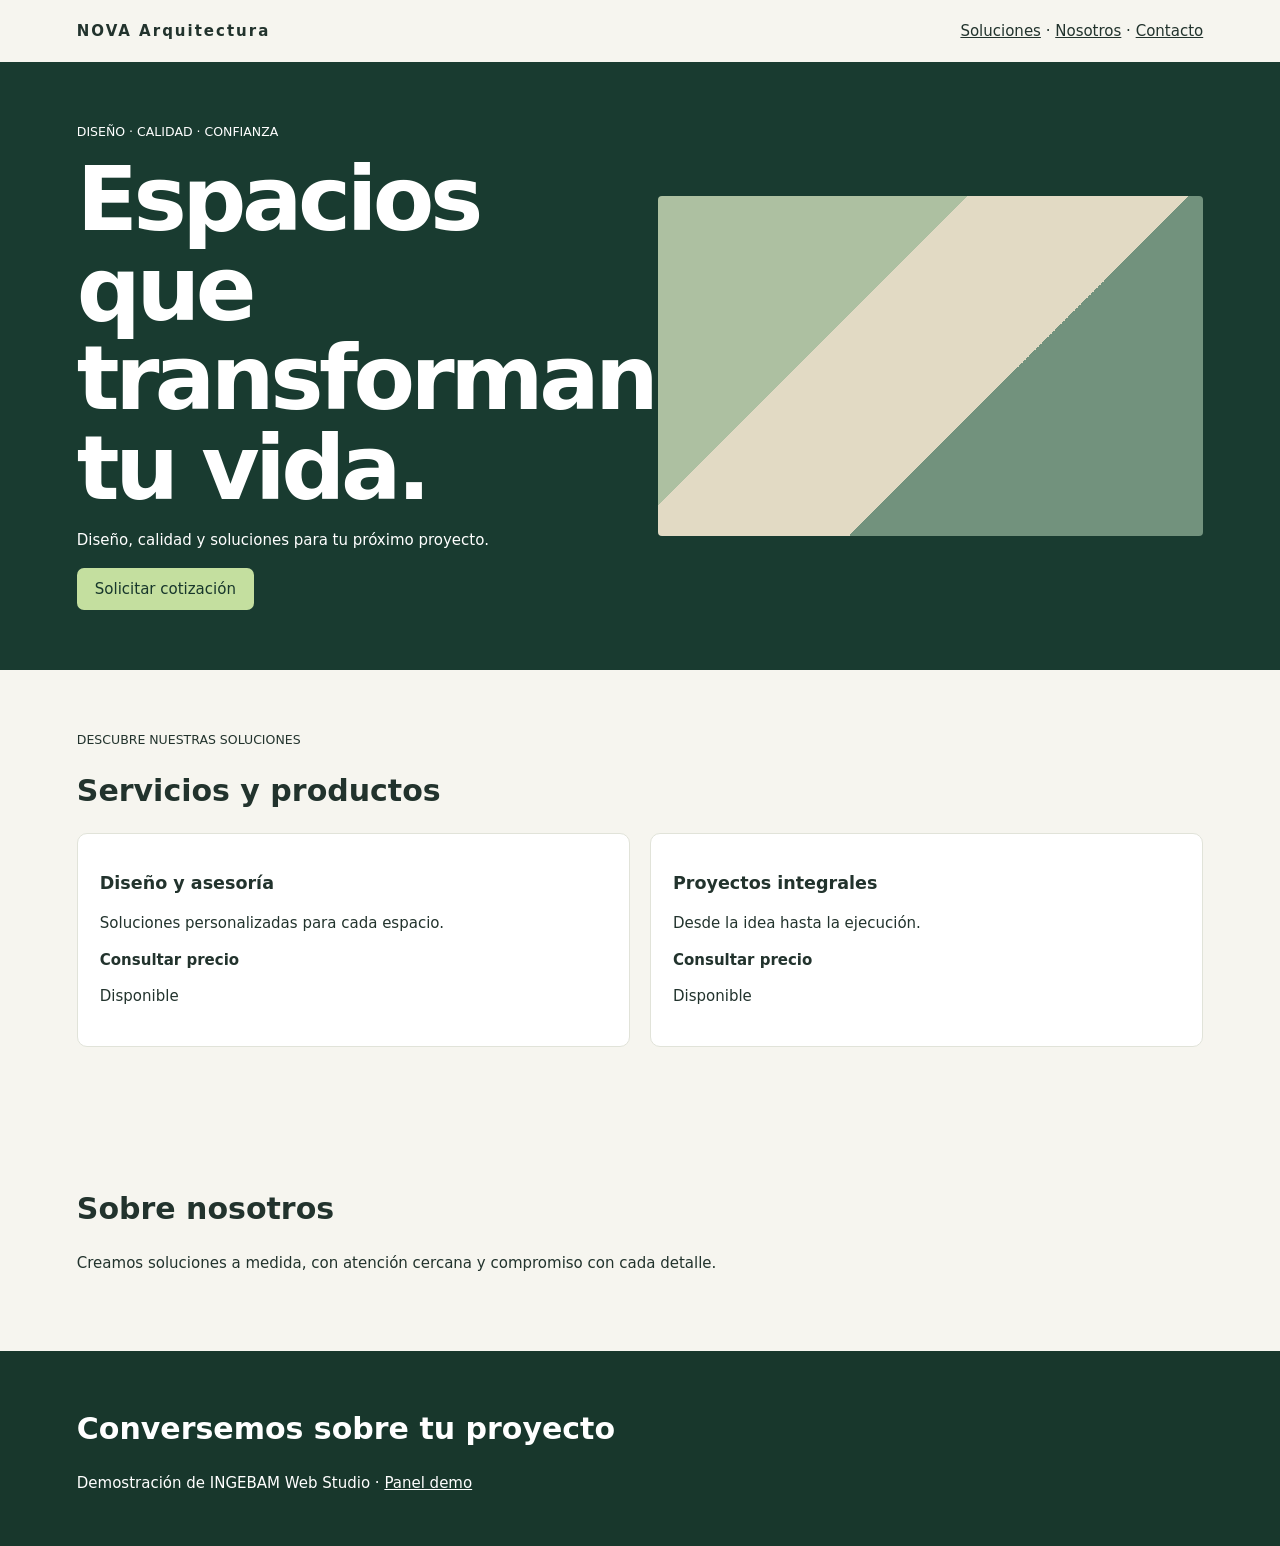
<file: index.html>
<!doctype html><html lang="es"><head><meta charset="utf-8"><meta name="viewport" content="width=device-width,initial-scale=1"><title>NOVA | Demo INGEBAM</title><link rel="stylesheet" href="studio.css"></head><body><header><strong id="brand"></strong><nav><a href="#catalog">Soluciones</a> · <a href="#about">Nosotros</a> · <a href="#contact">Contacto</a></nav></header><div id="promo" class="notice" hidden></div><section class="hero"><div><small>DISEÑO · CALIDAD · CONFIANZA</small><h1 id="headline"></h1><p id="intro"></p><a class="cta" href="#contact" style="background:#c4df9f;color:#18372c">Solicitar cotización</a></div><div id="hero"></div></section><section id="catalog"><small>DESCUBRE NUESTRAS SOLUCIONES</small><h2>Servicios y productos</h2><div id="items" class="cards"></div></section><section id="about"><h2>Sobre nosotros</h2><p id="aboutText"></p></section><footer id="contact"><h2>Conversemos sobre tu proyecto</h2><div id="links"></div><p>Demostración de INGEBAM Web Studio · <a href="admin.html">Panel demo</a></p></footer><script src="content.js"></script><script>function render(){const s=read().published;$('brand').replaceChildren();if(s.logo)$('brand').append(photo(s.logo));$('brand').append(document.createTextNode(s.name));for(const k of ['headline','intro'])$(k).textContent=s[k];document.title=s.name+' | Demo';$('aboutText').textContent=s.about;$('promo').hidden=!s.promotion;$('promo').textContent=s.promotion;$('hero').replaceChildren(s.hero?photo(s.hero):node('div',null,'art'));$('items').replaceChildren();s.products.filter(p=>p.active).forEach(p=>{let a=node('article'),g=node('div',null,'gallery');p.photos.forEach(src=>g.append(photo(src)));a.append(g,node('h3',p.name),node('p',p.description),node('strong',p.price>0?p.price.toLocaleString('es-CL',{style:'currency',currency:'CLP'}):'Consultar precio'),node('p',p.stock>0?'Disponible':'Sin stock'));$('items').append(a)});$('links').replaceChildren();let digits=s.phone.replace(/\D/g,'');if(digits){let a=node('a','WhatsApp');a.href='https://wa.me/'+digits;$('links').append(a,node('p',s.phone))}if(s.email){let a=node('a',s.email);a.href='mailto:'+encodeURIComponent(s.email).replace(/%40/g,'@');$('links').append(a)}if(/^https:\/\/(www\.)?instagram\.com\//i.test(s.instagram)){let a=node('a','Instagram');a.href=s.instagram;$('links').append(node('p'),a)}}render();addEventListener('storage',e=>{if(e.key===key)render()});</script></body></html>
</file>
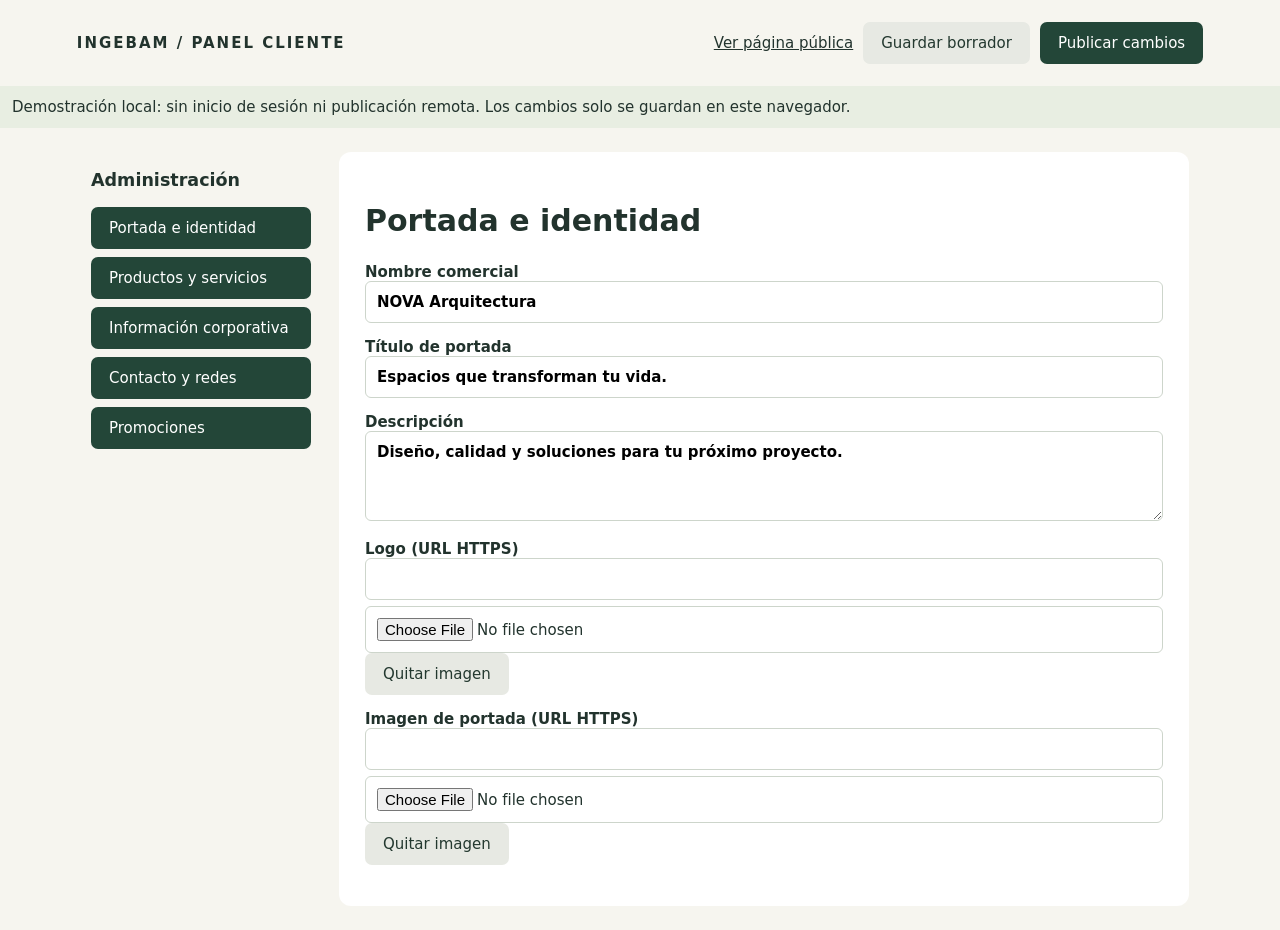
<file: admin.html>
<!doctype html><html lang="es"><head><meta charset="utf-8"><meta name="viewport" content="width=device-width,initial-scale=1"><title>INGEBAM | Administración</title><link rel="stylesheet" href="studio.css"></head><body><header><strong>INGEBAM / PANEL CLIENTE</strong><div class="row"><a href="index.html" target="_blank">Ver página pública</a><button id="save" class="secondary">Guardar borrador</button><button id="publish">Publicar cambios</button></div></header><div class="notice">Demostración local: sin inicio de sesión ni publicación remota. Los cambios solo se guardan en este navegador.</div><div class="panel"><aside><h3>Administración</h3><button data-tab="home">Portada e identidad</button><button data-tab="products">Productos y servicios</button><button data-tab="about">Información corporativa</button><button data-tab="contact">Contacto y redes</button><button data-tab="promo">Promociones</button></aside><main><h2 id="title"></h2><div id="fields"></div><p id="status" role="status"></p></main></div><script src="content.js"></script><script>let state=read(),tab='home';const p=$('fields');function field(parent,o,k,label,type='text'){let l=node('label',label),el=node(type==='textarea'?'textarea':'input');if(type!=='textarea')el.type=type;el.value=o[k]??'';if(type==='checkbox')el.checked=o[k];el.oninput=()=>{o[k]=type==='checkbox'?el.checked:type==='number'?Math.max(0,Number(el.value)):el.value};l.append(el);parent.append(l)}function button(parent,t,fn){let b=node('button',t,'secondary');b.onclick=fn;parent.append(b)}function upload(parent,fn){let f=node('input');f.type='file';f.accept='image/jpeg,image/png,image/webp,image/gif';f.onchange=()=>{let file=f.files[0];if(!file)return;if(!['image/jpeg','image/png','image/webp','image/gif'].includes(file.type)||file.size>750000){$('status').textContent='Imagen inválida o superior a 750 KB';return}let r=new FileReader();r.onload=()=>{fn(r.result);render()};r.readAsDataURL(file)};parent.append(f)}function image(parent,o,k,label){field(parent,o,k,label+' (URL HTTPS)');if(o[k]){let i=photo(o[k]);i.style.maxHeight='120px';parent.append(i)}upload(parent,v=>o[k]=v);button(parent,'Quitar imagen',()=>{o[k]='';render()})}function render(){p.replaceChildren();let s=state.draft;$('title').textContent=({home:'Portada e identidad',products:'Productos y servicios',about:'Información corporativa',contact:'Contacto y redes',promo:'Promociones'})[tab];if(tab==='home'){field(p,s,'name','Nombre comercial');field(p,s,'headline','Título de portada');field(p,s,'intro','Descripción','textarea');image(p,s,'logo','Logo');image(p,s,'hero','Imagen de portada')}if(tab==='about')field(p,s,'about','Quiénes somos','textarea');if(tab==='contact'){field(p,s,'phone','WhatsApp con código de país');field(p,s,'email','Correo','email');field(p,s,'instagram','Instagram (URL HTTPS)')}if(tab==='promo')field(p,s,'promotion','Banner promocional (vacío para ocultar)','textarea');if(tab==='products'){s.products.forEach((item,i)=>{let box=node('div',null,'product');field(box,item,'name','Nombre');field(box,item,'description','Descripción','textarea');field(box,item,'price','Precio CLP','number');field(box,item,'stock','Stock','number');field(box,item,'active','Visible en la página','checkbox');item.photos.forEach((src,j)=>{let im=photo(src);im.style.maxHeight='100px';box.append(im);button(box,'Eliminar foto '+(j+1),()=>{item.photos.splice(j,1);render()})});if(item.photos.length<4)upload(box,v=>item.photos.push(v));button(box,'Eliminar producto',()=>{if(confirm('¿Eliminar producto?')){s.products.splice(i,1);render()}});p.append(box)});button(p,'+ Nuevo producto',()=>{s.products.push({name:'Nuevo producto',description:'',price:0,stock:0,active:true,photos:[]});render()})}}document.querySelectorAll('[data-tab]').forEach(b=>b.onclick=()=>{tab=b.dataset.tab;render()});$('save').onclick=()=>{try{save(state);$('status').textContent='Borrador guardado'}catch{$('status').textContent='No se pudo guardar: almacenamiento lleno'}};$('publish').onclick=()=>{let next={draft:state.draft,published:structuredClone(state.draft)};try{save(next);state=next;$('status').textContent='Cambios publicados en la demo local. Abre la página pública en este navegador.'}catch{$('status').textContent='No se pudo publicar: almacenamiento lleno'}};render();</script></body></html>
</file>
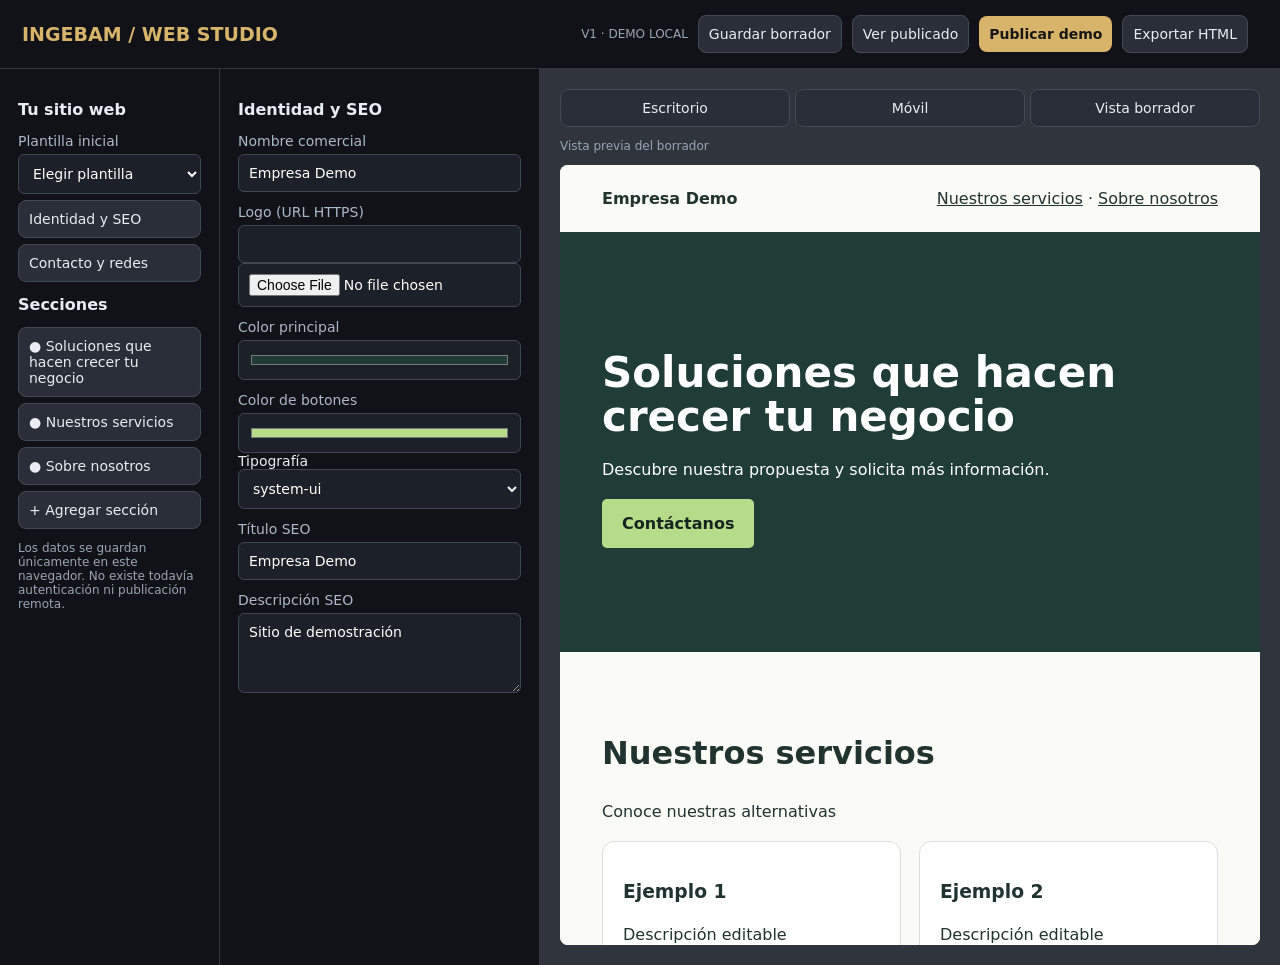
<file: editor-v1.html>
<!doctype html><html lang="es"><meta charset="utf-8"><meta name="viewport" content="width=device-width,initial-scale=1"><title>INGEBAM Web Studio</title><style>
*{box-sizing:border-box}body{margin:0;background:#101217;color:#e9edf3;font:14px system-ui}button,input,select,textarea{font:inherit}button{cursor:pointer;background:#292e39;color:inherit;border:1px solid #434956;border-radius:8px;padding:10px}button:hover{background:#414957}button.primary{background:#d7b46a;color:#171717;border:0;font-weight:700}header{display:flex;gap:10px;align-items:center;padding:15px 22px;border-bottom:1px solid #30343d;flex-wrap:wrap}header strong{font-size:19px;color:#d7b46a;margin-right:auto}main{display:grid;grid-template-columns:220px 320px minmax(0,1fr);min-height:90vh}aside,section.editor{padding:18px;border-right:1px solid #30343d}aside button{display:block;width:100%;text-align:left;margin:6px 0}h2{font-size:16px}label{display:block;color:#aeb7c8;margin:12px 0 5px}input,textarea,select{width:100%;background:#1c2028;color:white;border:1px solid #414653;padding:10px;border-radius:6px}textarea{min-height:80px}input[type=color]{height:40px}input[type=checkbox]{width:auto}#preview{background:#30343d;padding:20px;overflow:auto}iframe{display:block;width:100%;min-height:780px;border:0;background:white;margin:auto;border-radius:8px}.muted{color:#9ba5b4;font-size:12px}.row{display:flex;gap:5px;flex-wrap:wrap}.row button{flex:1}#status{font-size:12px;color:#d7b46a}@media(max-width:900px){main{grid-template-columns:1fr}aside,section.editor{border-bottom:1px solid #30343d}#preview{padding:8px}}</style><header><strong>INGEBAM / WEB STUDIO</strong><span class="muted">V1 · DEMO LOCAL</span><button id="save">Guardar borrador</button><button id="published">Ver publicado</button><button id="publish" class="primary">Publicar demo</button><button id="export">Exportar HTML</button><span id="status"></span></header><main><aside><h2>Tu sitio web</h2><label>Plantilla inicial</label><select id="template"><option value="">Elegir plantilla</option><option value="services">Servicios</option><option value="shop">Tienda</option><option value="build">Construcción</option></select><button data-tab="brand">Identidad y SEO</button><button data-tab="contact">Contacto y redes</button><h2>Secciones</h2><div id="sections"></div><button id="add">+ Agregar sección</button><p class="muted">Los datos se guardan únicamente en este navegador. No existe todavía autenticación ni publicación remota.</p></aside><section class="editor"><h2 id="editorTitle">Editar contenido</h2><div id="fields"></div></section><section id="preview"><div class="row"><button id="desktop">Escritorio</button><button id="mobile">Móvil</button><button id="draft">Vista borrador</button></div><p id="previewLabel" class="muted">Vista previa del borrador</p><iframe id="frame" sandbox="" title="Vista previa del sitio"></iframe></section></main><script>
"use strict";
const $=id=>document.getElementById(id), key="ingebam-web-studio-v1";
const templates={services:["Empresa Demo","Soluciones que hacen crecer tu negocio","Nuestros servicios"],shop:["Tienda Demo","Encuentra tu próximo favorito","Productos destacados"],build:["Constructora Demo","Construimos tus próximos proyectos","Soluciones constructivas"]};
function initial(type="services"){let t=templates[type];return {name:t[0],logo:"",primary:"#203c37",accent:"#b6dc89",font:"system-ui",seo:t[0],description:"Sitio de demostración",email:"",phone:"",instagram:"",address:"",sections:[{id:crypto.randomUUID(),type:"hero",title:t[1],body:"Descubre nuestra propuesta y solicita más información.",button:"Contáctanos",image:"",visible:true},{id:crypto.randomUUID(),type:"catalog",title:t[2],body:"Conoce nuestras alternativas",visible:true,items:[{name:"Ejemplo 1",description:"Descripción editable",price:0,image:"",active:true},{name:"Ejemplo 2",description:"Descripción editable",price:0,image:"",active:true}]},{id:crypto.randomUUID(),type:"text",title:"Sobre nosotros",body:"Presenta aquí tu empresa.",image:"",visible:true}]}}
let state=initial(),published=null;try{let saved=JSON.parse(localStorage.getItem(key));if(saved?.draft?.sections){state=saved.draft;published=saved.published}}catch(e){}
let tab="brand",mode="draft";
const esc=v=>String(v??"").replace(/[&<>"']/g,c=>({"&":"&amp;","<":"&lt;",">":"&gt;",'"':"&quot;","'":"&#39;"}[c]));
function safeImage(v){return /^https:\/\//i.test(v)||/^data:image\/(png|jpeg|webp|gif);base64,[a-z0-9+/=]+$/i.test(v)?esc(v):""}
const color=(v,f)=>/^#[a-f0-9]{6}$/i.test(v)?v:f;
const img=v=>safeImage(v)?'<img src="'+safeImage(v)+'" alt="">':"";
function html(s){let contact=s.email?'mailto:'+encodeURIComponent(s.email).replace(/%40/g,"@"):s.phone?'https://wa.me/'+s.phone.replace(/\D/g,""):"#contacto";return '<!doctype html><html lang="es"><meta charset="utf-8"><meta name="viewport" content="width=device-width,initial-scale=1"><meta name="description" content="'+esc(s.description)+'"><title>'+esc(s.seo)+'</title><style>*{box-sizing:border-box}body{margin:0;font-family:'+ (s.font==="Georgia"?"Georgia,serif":s.font==="Arial"?"Arial,sans-serif":"system-ui,sans-serif") +';color:#21332e;background:#fafaf6}nav{padding:24px 6%;display:flex;align-items:center;justify-content:space-between;gap:12px;flex-wrap:wrap}nav img{max-width:140px;max-height:60px}a{color:inherit}section{padding:55px 6%}h1{font-size:clamp(34px,6vw,76px);line-height:1.05;margin:15px 0}h2{font-size:32px}p{line-height:1.7;white-space:pre-line}.hero{background:'+color(s.primary,"#203c37")+';color:white;display:grid;grid-template-columns:repeat(auto-fit,minmax(min(100%,260px),1fr));align-items:center;gap:24px;min-height:420px}.cta{display:inline-block;background:'+color(s.accent,"#b6dc89")+';color:#15241e;padding:15px 20px;text-decoration:none;border-radius:5px;font-weight:bold}img{max-width:100%;border-radius:8px;object-fit:cover}.hero img{width:100%;max-height:430px}.cards{display:grid;grid-template-columns:repeat(auto-fit,minmax(min(100%,200px),1fr));gap:18px}article{background:white;border:1px solid #ddd;padding:20px;border-radius:12px}article img{width:100%;height:190px}footer{background:#182620;color:white;padding:35px 6%}</style><nav><strong>'+img(s.logo)+esc(s.name)+'</strong><div>'+s.sections.filter(x=>x.visible&&x.type!=="hero").map(x=>'<a href="#s-'+esc(x.id)+'">'+esc(x.title)+'</a>').join(" · ")+'</div></nav>'+s.sections.filter(x=>x.visible).map(x=>x.type==="hero"?'<section class="hero" id="s-'+esc(x.id)+'"><div><h1>'+esc(x.title)+'</h1><p>'+esc(x.body)+'</p><a class="cta" href="'+esc(contact)+'">'+esc(x.button||"Contáctanos")+'</a></div>'+img(x.image)+'</section>':x.type==="catalog"?'<section id="s-'+esc(x.id)+'"><h2>'+esc(x.title)+'</h2><p>'+esc(x.body)+'</p><div class="cards">'+(x.items||[]).filter(i=>i.active).map(i=>'<article>'+img(i.image)+'<h3>'+esc(i.name)+'</h3><p>'+esc(i.description)+'</p><strong>'+(Number(i.price)>0?Number(i.price).toLocaleString("es-CL",{style:"currency",currency:"CLP"}):"Consultar precio")+'</strong></article>').join("")+'</div></section>':'<section id="s-'+esc(x.id)+'"><h2>'+esc(x.title)+'</h2><p>'+esc(x.body)+'</p>'+img(x.image)+'</section>').join("")+'<footer id="contacto"><h2>'+esc(s.name)+'</h2><p>'+esc(s.address)+'\n'+esc(s.email)+'\n'+esc(s.phone)+'</p>'+( /^https:\/\/(www\.)?instagram\.com\//i.test(s.instagram)?'<a href="'+esc(s.instagram)+'">Instagram</a>':"")+'</footer></html>'}
function preview(){let s=mode==="published"?published:state;$("frame").srcdoc=s?html(s):"<p>Aún no hay una publicación.</p>";$("previewLabel").textContent=mode==="published"?"Versión publicada local":"Vista previa del borrador"}
function status(t){$("status").textContent=t}
function store(){try{localStorage.setItem(key,JSON.stringify({draft:state,published}));return true}catch(e){status("No se pudo guardar: espacio insuficiente");return false}}
function field(parent,obj,k,label,type="text"){let l=document.createElement("label");l.textContent=label;let el=document.createElement(type==="textarea"?"textarea":"input");if(type!=="textarea")el.type=type;el.value=obj[k]??"";if(type==="checkbox")el.checked=!!obj[k];el.addEventListener("input",()=>{obj[k]=type==="checkbox"?el.checked:type==="number"?Math.max(0,Number(el.value)):el.value;preview()});parent.append(l,el)}
function imageField(p,o,k,label){field(p,o,k,label+" (URL HTTPS)");let f=document.createElement("input");f.type="file";f.accept="image/png,image/jpeg,image/webp,image/gif";f.onchange=()=>{let file=f.files[0];if(!file)return;if(file.size>1000000){status("Imagen máxima: 1 MB");return}let r=new FileReader();r.onload=()=>{o[k]=r.result;render();preview()};r.readAsDataURL(file)};p.append(f)}
function btn(p,t,fn){let b=document.createElement("button");b.textContent=t;b.onclick=fn;p.append(b);return b}
function render(){let p=$("fields");p.replaceChildren();$("sections").replaceChildren();state.sections.forEach((x,i)=>{btn($("sections"),(x.visible?"● ":"○ ")+x.title,()=>{tab=x.id;render()});});if(tab==="brand"){ $("editorTitle").textContent="Identidad y SEO";field(p,state,"name","Nombre comercial");imageField(p,state,"logo","Logo");field(p,state,"primary","Color principal","color");field(p,state,"accent","Color de botones","color");let sel=document.createElement("select");["system-ui","Arial","Georgia"].forEach(f=>sel.add(new Option(f,f)));sel.value=state.font;sel.onchange=()=>{state.font=sel.value;preview()};p.append("Tipografía",sel);field(p,state,"seo","Título SEO");field(p,state,"description","Descripción SEO","textarea")}else if(tab==="contact"){$("editorTitle").textContent="Contacto";field(p,state,"email","Correo","email");field(p,state,"phone","WhatsApp internacional");field(p,state,"address","Dirección");field(p,state,"instagram","URL Instagram")}else{let i=state.sections.findIndex(x=>x.id===tab),x=state.sections[i];if(!x){tab="brand";render();return}$("editorTitle").textContent="Editar sección";field(p,x,"title","Título");field(p,x,"body","Descripción","textarea");field(p,x,"visible","Visible","checkbox");if(x.type!=="catalog")imageField(p,x,"image","Imagen");if(x.type==="hero")field(p,x,"button","Texto del botón");if(x.type==="catalog"){(x.items||[]).forEach((item,j)=>{let box=document.createElement("div");box.style.borderTop="1px solid #434956";field(box,item,"name","Producto "+(j+1));field(box,item,"description","Descripción","textarea");field(box,item,"price","Precio CLP","number");field(box,item,"active","Activo","checkbox");imageField(box,item,"image","Foto");btn(box,"Eliminar producto",()=>{x.items.splice(j,1);render();preview()});p.append(box)});btn(p,"+ Producto",()=>{x.items.push({name:"Nuevo producto",description:"",price:0,image:"",active:true});render();preview()})}let row=document.createElement("div");row.className="row";btn(row,"↑",()=>{if(i>0){[state.sections[i-1],state.sections[i]]=[x,state.sections[i-1]];render();preview()}});btn(row,"↓",()=>{if(i<state.sections.length-1){[state.sections[i+1],state.sections[i]]=[x,state.sections[i+1]];render();preview()}});btn(row,"Eliminar",()=>{if(confirm("¿Eliminar esta sección?")){state.sections.splice(i,1);tab="brand";render();preview()}});p.append(row)}}
document.querySelectorAll("[data-tab]").forEach(b=>b.onclick=()=>{tab=b.dataset.tab;render()});$("add").onclick=()=>{let type=prompt("Tipo de sección: hero, text o catalog","text");if(!["hero","text","catalog"].includes(type))return;let x={id:crypto.randomUUID(),type,title:"Nueva sección",body:"",visible:true,image:"",items:[]};state.sections.push(x);tab=x.id;render();preview()};$("template").onchange=e=>{if(e.target.value&&confirm("¿Reemplazar el borrador con esta plantilla?")){state=initial(e.target.value);tab="brand";mode="draft";render();preview()}e.target.value=""};$("save").onclick=()=>{if(store())status("Borrador guardado")};$("publish").onclick=()=>{let old=published;published=JSON.parse(JSON.stringify(state));if(store()){mode="published";preview();status("Publicación local guardada")}else published=old};$("published").onclick=()=>{mode="published";preview()};$("draft").onclick=()=>{mode="draft";preview()};$("desktop").onclick=()=>$("frame").style.width="100%";$("mobile").onclick=()=>$("frame").style.width="min(100%,390px)";$("export").onclick=()=>{let blob=new Blob([html(state)],{type:"text/html"}),url=URL.createObjectURL(blob),a=document.createElement("a");a.href=url;a.download="sitio-ingebam.html";a.click();setTimeout(()=>URL.revokeObjectURL(url),1000)};render();preview();
</script></html>
</file>
<file: studio.css>
*{box-sizing:border-box}body{margin:0;font:15px system-ui;color:#22332d;background:#f6f5ef}a{color:inherit}header{padding:22px 6%;display:flex;align-items:center;justify-content:space-between;gap:18px;flex-wrap:wrap}header strong{letter-spacing:2px}button,input,textarea{font:inherit}button,.cta{background:#234638;color:white;border:0;border-radius:7px;padding:12px 18px;cursor:pointer;text-decoration:none;display:inline-block}button.secondary{background:#e7e9e3;color:#23382f}img{max-width:100%;object-fit:cover}header img{max-width:130px;max-height:52px}section{padding:60px 6%}h1{font-size:clamp(42px,7vw,92px);line-height:1;letter-spacing:-.05em;margin:15px 0}h2{font-size:30px}p{line-height:1.65;white-space:pre-line}.hero{background:#193b30;color:#fff;min-height:460px;display:grid;grid-template-columns:repeat(auto-fit,minmax(min(100%,300px),1fr));align-items:center;gap:35px}.hero img{width:100%;max-height:500px;border-radius:4px}.art{height:340px;background:linear-gradient(135deg,#adc0a1 0 35%,#e2dac4 35% 60%,#72927d 60%);border-radius:4px}.cards{display:grid;grid-template-columns:repeat(auto-fit,minmax(min(100%,250px),1fr));gap:20px}article{background:white;border:1px solid #e1e3d9;padding:22px;border-radius:10px}article img{width:100%;height:180px}.gallery{display:flex;gap:8px;overflow:auto}.gallery img{width:160px;height:120px}footer{padding:35px 6%;background:#18372c;color:white}.panel{display:grid;grid-template-columns:220px minmax(0,850px);gap:28px;padding:24px;justify-content:center}.panel aside button{display:block;width:100%;margin:8px 0;text-align:left}.panel main{background:white;padding:26px;border-radius:12px}label{display:block;margin:15px 0 6px;font-weight:600}input,textarea{width:100%;padding:11px;border:1px solid #cdd5cb;border-radius:6px;background:#fff}input[type=checkbox]{width:auto}textarea{min-height:90px}.row{display:flex;gap:10px;flex-wrap:wrap;align-items:center}.muted{color:#66766e;font-size:13px}.notice{padding:12px;background:#e8eee2}.product{margin:15px 0;border:1px solid #ddd;padding:16px;border-radius:8px}@media(max-width:700px){.panel{grid-template-columns:1fr;padding:12px}.panel main{padding:15px}section{padding:40px 5%}}
</file>
